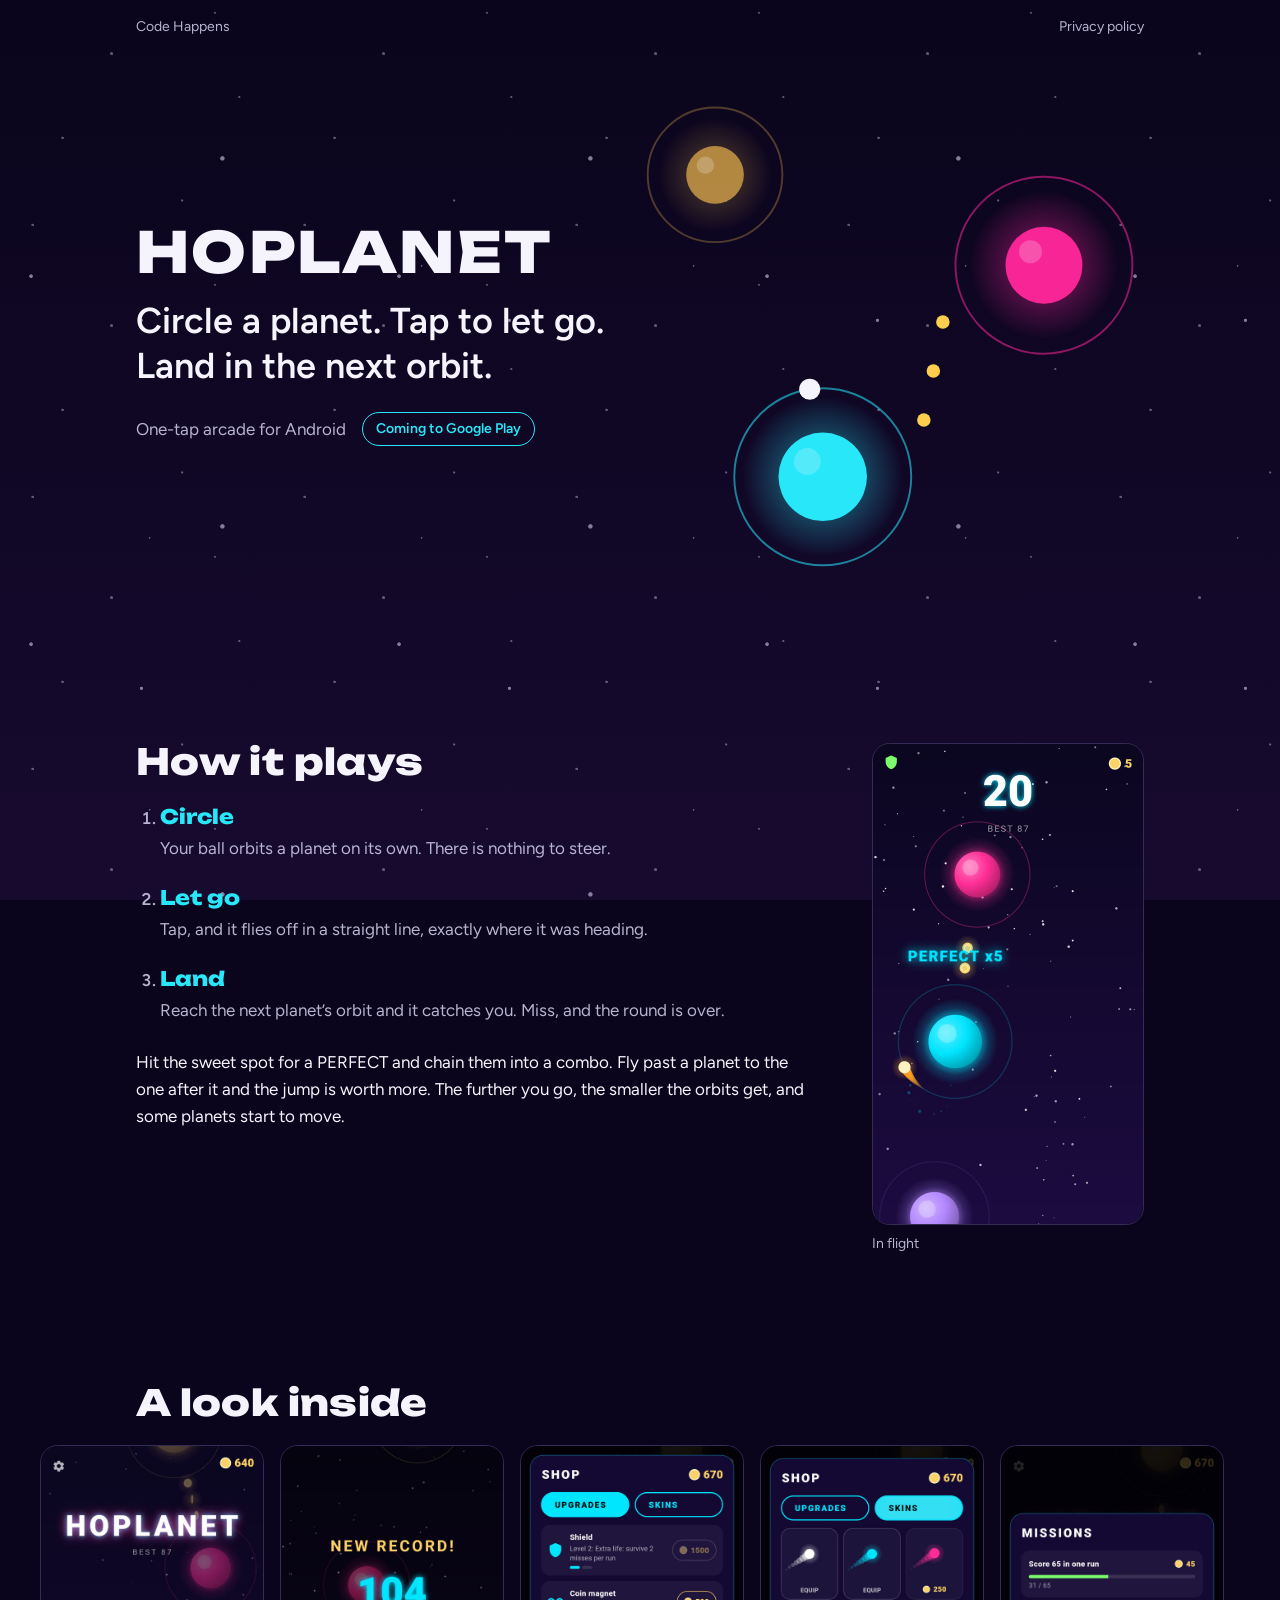
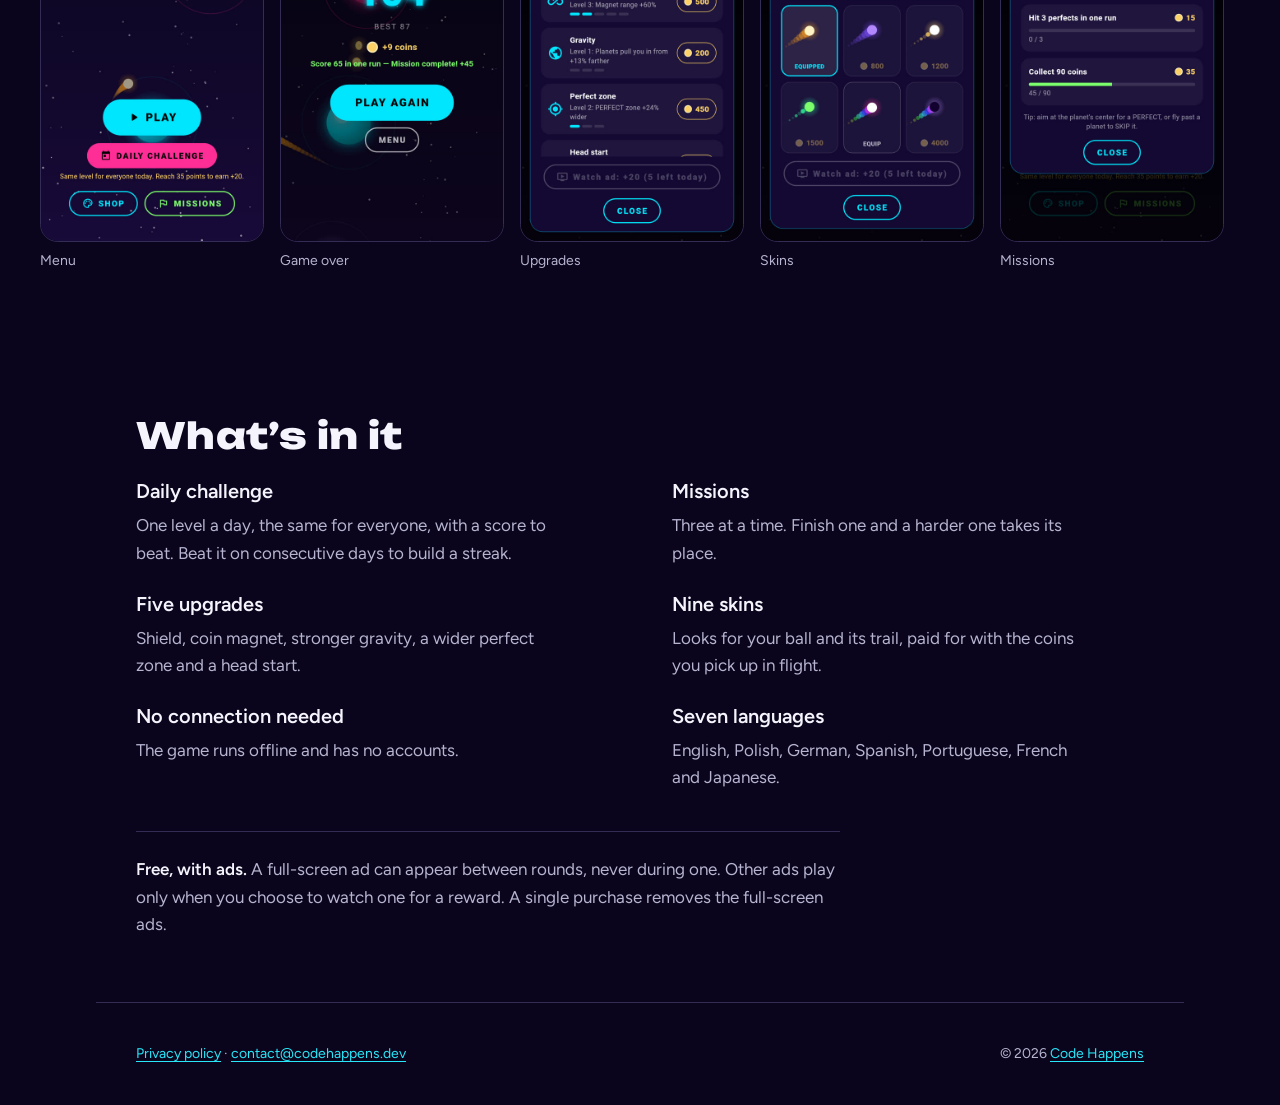
<file: index.html>
<!doctype html>
<html lang="en">
<head>
<meta charset="utf-8">
<meta name="viewport" content="width=device-width, initial-scale=1, viewport-fit=cover">
<meta http-equiv="Content-Security-Policy" content="default-src 'self'; img-src 'self' data:; base-uri 'none'; form-action 'none'">
<title>Hoplanet: Orbit Jump</title>
<meta name="description" content="Hoplanet is a one-tap arcade game for Android: circle a planet, tap to let go, land in the next orbit.">
<link rel="canonical" href="https://hoplanet.codehappens.dev/">
<link rel="icon" href="img/icon-512.png" type="image/png">
<link rel="preload" href="fonts/Unbounded-800-latin.woff2" as="font" type="font/woff2" crossorigin>
<link rel="stylesheet" href="site.css">
</head>
<body>

<header class="wrap top">
  <a href="https://codehappens.dev/games/">Code Happens</a>
  <a href="privacy-policy.html">Privacy policy</a>
</header>

<main>
  <section class="wrap hero">
    <svg class="scene" viewBox="0 12 524 500" aria-hidden="true">
      <defs>
        <radialGradient id="halo-cyan"><stop class="stop--cyan" offset="40%" stop-opacity="0.34"/><stop class="stop--cyan" offset="100%" stop-opacity="0"/></radialGradient>
        <radialGradient id="halo-pink"><stop class="stop--pink" offset="40%" stop-opacity="0.34"/><stop class="stop--pink" offset="100%" stop-opacity="0"/></radialGradient>
        <radialGradient id="halo-amber"><stop class="stop--amber" offset="40%" stop-opacity="0.22"/><stop class="stop--amber" offset="100%" stop-opacity="0"/></radialGradient>
      </defs>
      <circle class="halo--amber" cx="78" cy="96" r="60"/><circle class="ring ring--amber" cx="78" cy="96" r="70"/>
      <circle class="planet--amber" cx="78" cy="96" r="30"/><circle class="shine" cx="68" cy="86" r="9"/>
      <circle class="halo--cyan" cx="190" cy="410" r="84"/><circle class="ring ring--cyan" cx="190" cy="410" r="92"/>
      <circle class="planet--cyan" cx="190" cy="410" r="46"/><circle class="shine" cx="174" cy="394" r="14"/>
      <circle class="halo--pink" cx="420" cy="190" r="78"/><circle class="ring ring--pink" cx="420" cy="190" r="92"/>
      <circle class="planet--pink" cx="420" cy="190" r="40"/><circle class="shine" cx="406" cy="176" r="12"/>
      <circle class="coin coin--1" cx="295.1" cy="351" r="7"/><circle class="coin coin--2" cx="305" cy="300" r="7"/><circle class="coin coin--3" cx="314.9" cy="249" r="7"/>
      <circle class="tail" r="2.8" style="--lag:-0.40s;--fade:0.06"/><circle class="tail" r="3.7" style="--lag:-0.35s;--fade:0.11"/><circle class="tail" r="4.6" style="--lag:-0.30s;--fade:0.17"/><circle class="tail" r="5.5" style="--lag:-0.25s;--fade:0.22"/><circle class="tail" r="6.4" style="--lag:-0.20s;--fade:0.28"/><circle class="tail" r="7.3" style="--lag:-0.15s;--fade:0.33"/><circle class="tail" r="8.2" style="--lag:-0.10s;--fade:0.39"/><circle class="tail" r="9.1" style="--lag:-0.05s;--fade:0.45"/>
      <circle class="ball" r="11"/>
    </svg>
    <div class="hero__copy">
      <h1 class="hero__title">Hoplanet</h1>
      <p class="hero__line">Circle a planet. Tap to let go. Land in the next orbit.</p>
      <p class="hero__meta">One-tap arcade for Android <span class="state">Coming to Google Play</span></p>
    </div>
  </section>

  <section class="wrap block play">
    <div>
      <h2 class="block__title">How it plays</h2>
      <ol class="steps">
        <li><h3>Circle</h3><p>Your ball orbits a planet on its own. There is nothing to steer.</p></li>
        <li><h3>Let go</h3><p>Tap, and it flies off in a straight line, exactly where it was heading.</p></li>
        <li><h3>Land</h3><p>Reach the next planet’s orbit and it catches you. Miss, and the round is over.</p></li>
      </ol>
      <p class="play__more">Hit the sweet spot for a PERFECT and chain them into a combo. Fly past a planet to the one after it and the jump is worth more. The further you go, the smaller the orbits get, and some planets start to move.</p>
    </div>
    <figure class="shot"><img src="img/shots/2-gameplay.jpg" alt="The ball in flight between two planets, with coins on the way" width="540" height="960" loading="lazy"><figcaption>In flight</figcaption></figure>
  </section>

  <section class="block">
    <div class="wrap"><h2 class="block__title">A look inside</h2></div>
    <div class="strip" tabindex="0" role="group" aria-label="Screenshots">
    <figure class="shot"><img src="img/shots/1-menu.jpg" alt="Main menu with Play and Daily Challenge buttons" width="540" height="960" loading="lazy"><figcaption>Menu</figcaption></figure>
    <figure class="shot"><img src="img/shots/3-game-over.jpg" alt="Game over screen with score and a Continue button" width="540" height="960" loading="lazy"><figcaption>Game over</figcaption></figure>
    <figure class="shot"><img src="img/shots/4-upgrades.jpg" alt="Upgrade shop listing shield, magnet and other upgrades" width="540" height="960" loading="lazy"><figcaption>Upgrades</figcaption></figure>
    <figure class="shot"><img src="img/shots/5-shop.jpg" alt="Skin shop with ball and trail styles" width="540" height="960" loading="lazy"><figcaption>Skins</figcaption></figure>
    <figure class="shot"><img src="img/shots/6-missions.jpg" alt="Three active missions with progress" width="540" height="960" loading="lazy"><figcaption>Missions</figcaption></figure>
    </div>
  </section>

  <section class="wrap block">
    <h2 class="block__title">What’s in it</h2>
    <dl class="facts">
      <div><dt>Daily challenge</dt><dd>One level a day, the same for everyone, with a score to beat. Beat it on consecutive days to build a streak.</dd></div>
      <div><dt>Missions</dt><dd>Three at a time. Finish one and a harder one takes its place.</dd></div>
      <div><dt>Five upgrades</dt><dd>Shield, coin magnet, stronger gravity, a wider perfect zone and a head start.</dd></div>
      <div><dt>Nine skins</dt><dd>Looks for your ball and its trail, paid for with the coins you pick up in flight.</dd></div>
      <div><dt>No connection needed</dt><dd>The game runs offline and has no accounts.</dd></div>
      <div><dt>Seven languages</dt><dd>English, Polish, German, Spanish, Portuguese, French and Japanese.</dd></div>
    </dl>
    <p class="ads"><strong>Free, with ads.</strong> A full-screen ad can appear between rounds, never during one. Other ads play only when you choose to watch one for a reward. A single purchase removes the full-screen ads.</p>
  </section>
</main>

<footer class="wrap foot">
  <p><a href="privacy-policy.html">Privacy policy</a> · <a href="mailto:contact@codehappens.dev">contact@codehappens.dev</a></p>
  <p>© 2026 <a href="https://codehappens.dev/">Code Happens</a></p>
</footer>

</body>
</html>
</file>
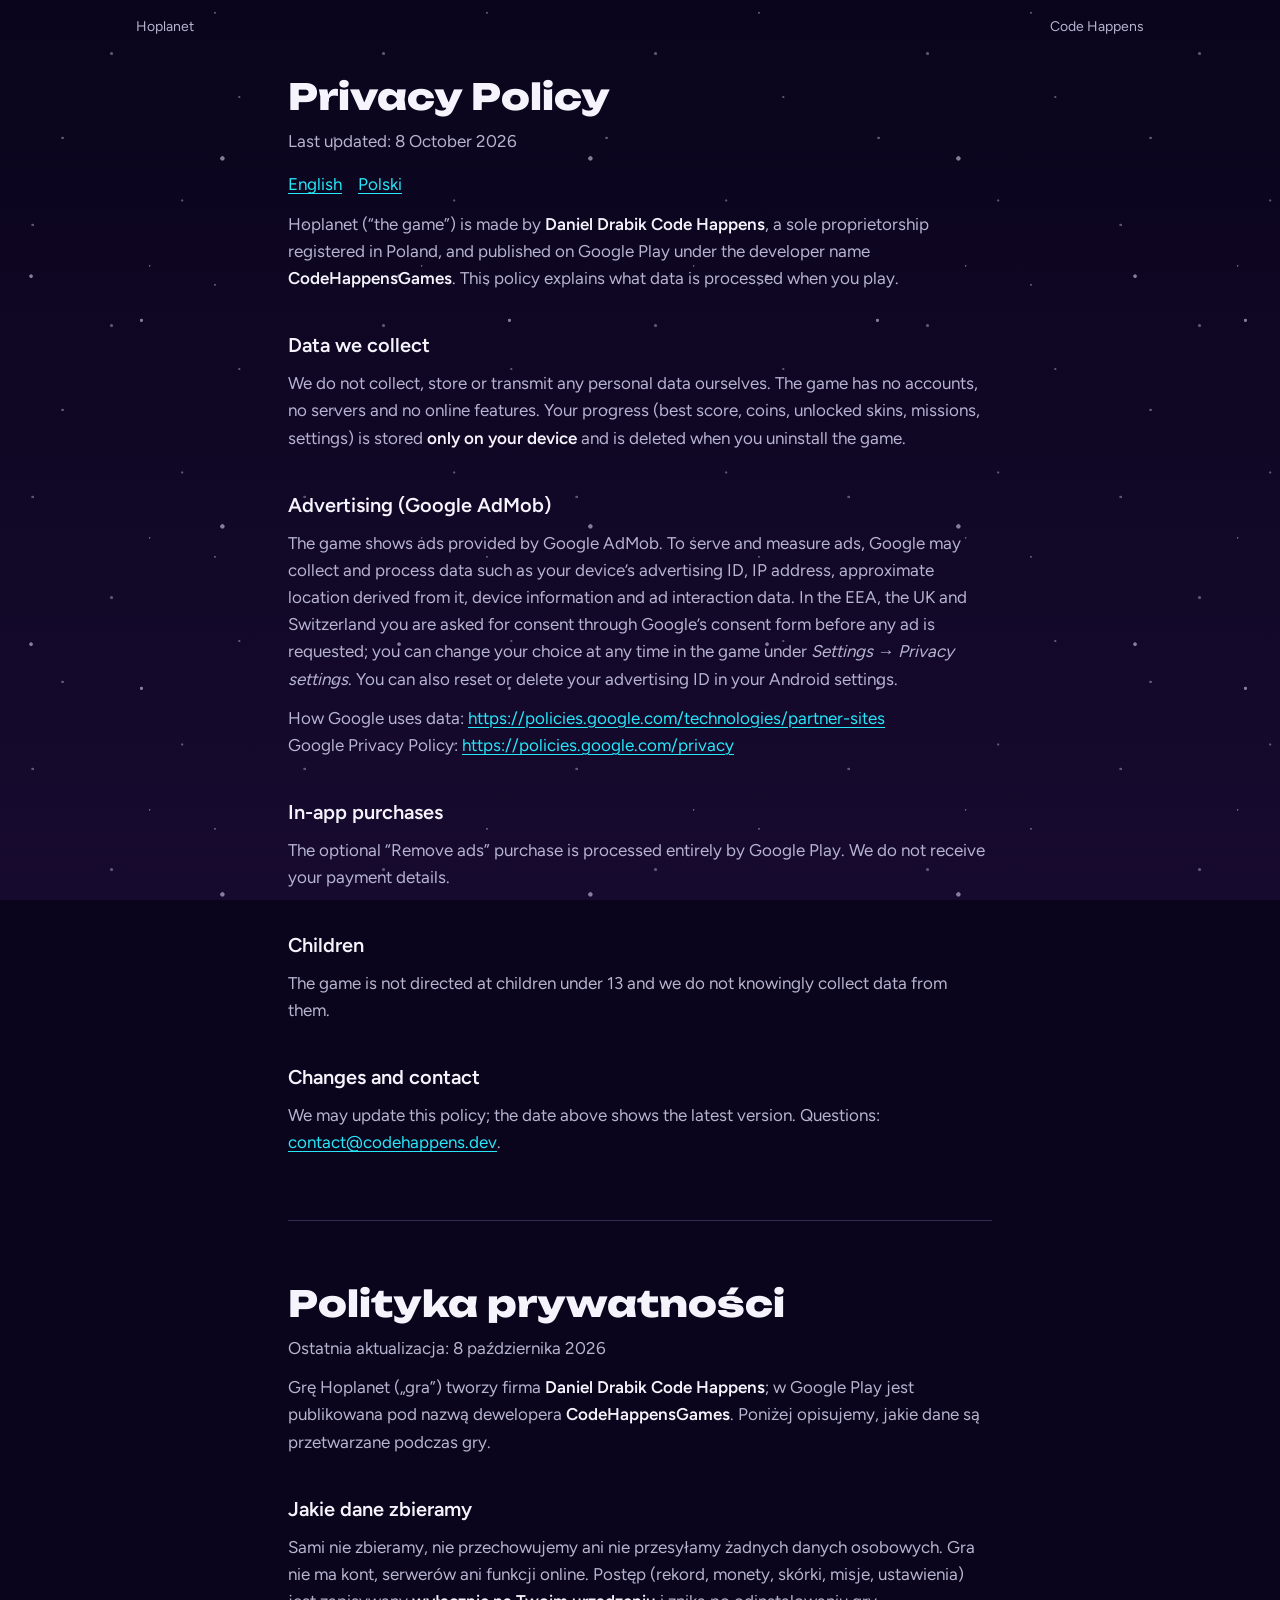
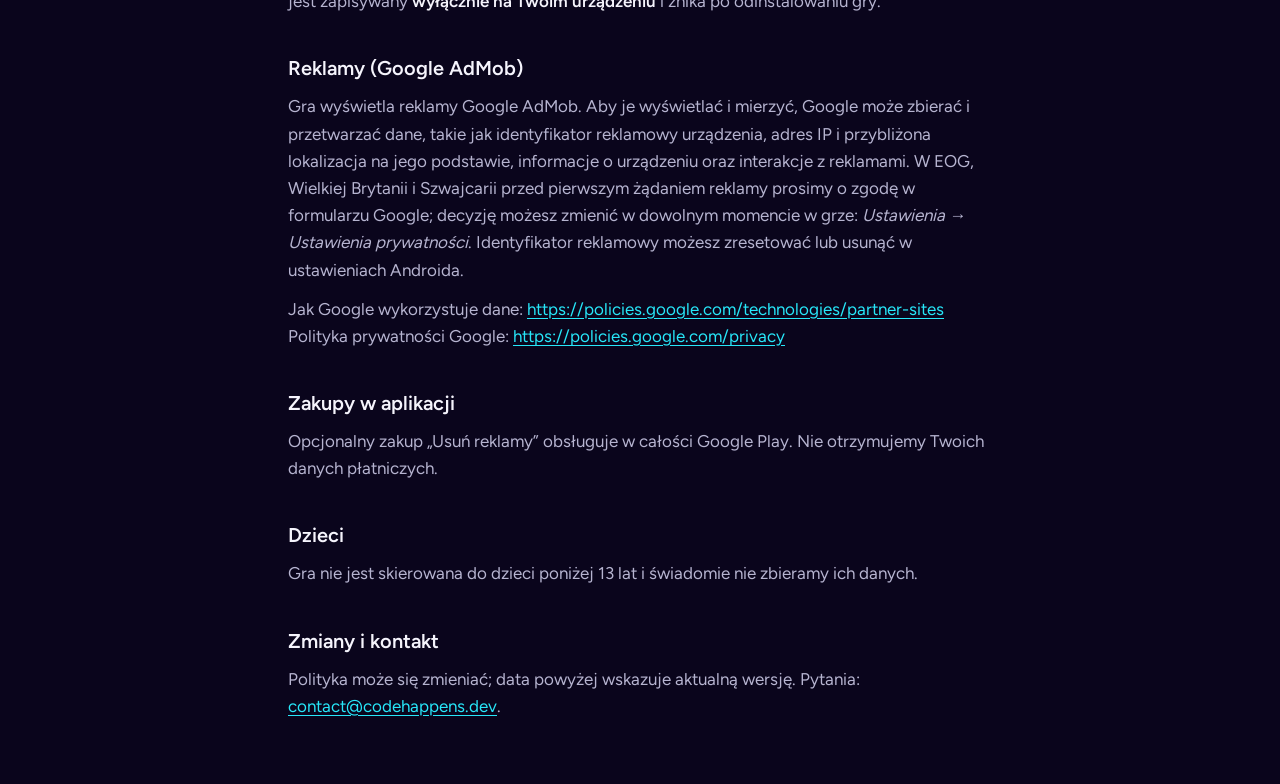
<file: privacy-policy.html>
<!doctype html>
<html lang="en">
<head>
<meta charset="utf-8">
<meta name="viewport" content="width=device-width, initial-scale=1, viewport-fit=cover">
<meta http-equiv="Content-Security-Policy" content="default-src 'self'; img-src 'self' data:; base-uri 'none'; form-action 'none'">
<title>Hoplanet — Privacy Policy / Polityka prywatności</title>
<meta name="description" content="Privacy policy of Hoplanet, an arcade game for Android. English and Polish.">
<link rel="canonical" href="https://hoplanet.codehappens.dev/privacy-policy.html">
<link rel="icon" href="img/icon-512.png" type="image/png">
<link rel="stylesheet" href="site.css">
</head>
<body>

<header class="wrap top">
  <a href="/">Hoplanet</a>
  <a href="https://codehappens.dev/games/">Code Happens</a>
</header>

<main class="wrap doc">

  <section class="doc__part" id="en">
    <h1 class="doc__title">Privacy Policy</h1>
    <p class="doc__date">Last updated: 8 October 2026</p>
    <nav class="doc__langs" aria-label="Language"><a href="#en">English</a><a href="#pl" lang="pl">Polski</a></nav>

    <p>Hoplanet (“the game”) is made by <strong>Daniel Drabik Code Happens</strong>, a sole proprietorship registered in Poland, and published on Google Play under the developer name <strong>CodeHappensGames</strong>. This policy explains what data is processed when you play.</p>

    <h2>Data we collect</h2>
    <p>We do not collect, store or transmit any personal data ourselves. The game has no accounts, no servers and no online features. Your progress (best score, coins, unlocked skins, missions, settings) is stored <strong>only on your device</strong> and is deleted when you uninstall the game.</p>

    <h2>Advertising (Google AdMob)</h2>
    <p>The game shows ads provided by Google AdMob. To serve and measure ads, Google may collect and process data such as your device’s advertising ID, IP address, approximate location derived from it, device information and ad interaction data. In the EEA, the UK and Switzerland you are asked for consent through Google’s consent form before any ad is requested; you can change your choice at any time in the game under <em>Settings → Privacy settings</em>. You can also reset or delete your advertising ID in your Android settings.</p>
    <p>How Google uses data: <a href="https://policies.google.com/technologies/partner-sites">https://policies.google.com/technologies/partner-sites</a><br>
    Google Privacy Policy: <a href="https://policies.google.com/privacy">https://policies.google.com/privacy</a></p>

    <h2>In-app purchases</h2>
    <p>The optional “Remove ads” purchase is processed entirely by Google Play. We do not receive your payment details.</p>

    <h2>Children</h2>
    <p>The game is not directed at children under 13 and we do not knowingly collect data from them.</p>

    <h2>Changes and contact</h2>
    <p>We may update this policy; the date above shows the latest version. Questions: <a href="mailto:contact@codehappens.dev">contact@codehappens.dev</a>.</p>
  </section>

  <section class="doc__part" id="pl" lang="pl">
    <h1 class="doc__title">Polityka prywatności</h1>
    <p class="doc__date">Ostatnia aktualizacja: 8 października 2026</p>

    <p>Grę Hoplanet („gra”) tworzy firma <strong>Daniel Drabik Code Happens</strong>; w Google Play jest publikowana pod nazwą dewelopera <strong>CodeHappensGames</strong>. Poniżej opisujemy, jakie dane są przetwarzane podczas gry.</p>

    <h2>Jakie dane zbieramy</h2>
    <p>Sami nie zbieramy, nie przechowujemy ani nie przesyłamy żadnych danych osobowych. Gra nie ma kont, serwerów ani funkcji online. Postęp (rekord, monety, skórki, misje, ustawienia) jest zapisywany <strong>wyłącznie na Twoim urządzeniu</strong> i znika po odinstalowaniu gry.</p>

    <h2>Reklamy (Google AdMob)</h2>
    <p>Gra wyświetla reklamy Google AdMob. Aby je wyświetlać i mierzyć, Google może zbierać i przetwarzać dane, takie jak identyfikator reklamowy urządzenia, adres IP i przybliżona lokalizacja na jego podstawie, informacje o urządzeniu oraz interakcje z reklamami. W EOG, Wielkiej Brytanii i Szwajcarii przed pierwszym żądaniem reklamy prosimy o zgodę w formularzu Google; decyzję możesz zmienić w dowolnym momencie w grze: <em>Ustawienia → Ustawienia prywatności</em>. Identyfikator reklamowy możesz zresetować lub usunąć w ustawieniach Androida.</p>
    <p>Jak Google wykorzystuje dane: <a href="https://policies.google.com/technologies/partner-sites">https://policies.google.com/technologies/partner-sites</a><br>
    Polityka prywatności Google: <a href="https://policies.google.com/privacy">https://policies.google.com/privacy</a></p>

    <h2>Zakupy w aplikacji</h2>
    <p>Opcjonalny zakup „Usuń reklamy” obsługuje w całości Google Play. Nie otrzymujemy Twoich danych płatniczych.</p>

    <h2>Dzieci</h2>
    <p>Gra nie jest skierowana do dzieci poniżej 13 lat i świadomie nie zbieramy ich danych.</p>

    <h2>Zmiany i kontakt</h2>
    <p>Polityka może się zmieniać; data powyżej wskazuje aktualną wersję. Pytania: <a href="mailto:contact@codehappens.dev">contact@codehappens.dev</a>.</p>
  </section>

</main>

</body>
</html>
</file>
<file: site.css>
/* Hallmark · route: custom (bespoke) · structure: orbit-loop hero, steps beside one screenshot, screenshot strip, plain feature list · idea: "the game's own loop plays behind the title"
 * paper: oklch(14% 0.05 290) · accent: oklch(85% 0.14 205) + oklch(65% 0.25 355) · display: Unbounded · body: Figtree
 * axes: dark / display-heavy wide / cool · studied: no
 * pre-emit critique: P5 H4 E4 S5 R4 V5
 */
@import url("fonts/fonts.css");
@import url("tokens.css");

*, *::before, *::after { box-sizing: border-box; }
html, body { overflow-x: clip; }
body {
  margin: 0; color: var(--color-ink); font: 400 var(--text-base)/1.6 var(--font-body);
  background: linear-gradient(var(--color-paper), var(--color-paper-2)) fixed var(--color-paper);
}
a { color: var(--color-cyan); text-underline-offset: 0.18em; }
a:focus-visible { outline: 3px solid var(--color-cyan); outline-offset: 4px; border-radius: 4px; }
h1, h2, h3 { font-family: var(--font-display); font-style: normal; font-weight: 800; line-height: 1.05; margin: 0; text-wrap: balance; }
p { margin: 0; }
img { max-width: 100%; height: auto; display: block; }

/* Two layers of stars sliding down, as when the camera climbs in the game. */
body::before, body::after { content: ""; position: fixed; inset: -23rem 0 0 0; z-index: -1; pointer-events: none; }
body::before {
  background-image:
    radial-gradient(circle at 12% 18%, var(--color-star) 0 1px,   var(--color-clear) 1.6px),
    radial-gradient(circle at 67% 9%,  var(--color-star) 0 0.8px, var(--color-clear) 1.4px),
    radial-gradient(circle at 41% 55%, var(--color-star) 0 1.2px, var(--color-clear) 1.8px),
    radial-gradient(circle at 88% 71%, var(--color-star) 0 0.8px, var(--color-clear) 1.4px),
    radial-gradient(circle at 23% 86%, var(--color-star) 0 1px,   var(--color-clear) 1.6px),
    radial-gradient(circle at 55% 33%, var(--color-star) 0 0.7px, var(--color-clear) 1.2px),
    radial-gradient(circle at 79% 40%, var(--color-star) 0 0.7px, var(--color-clear) 1.2px);
  background-size: 17rem 17rem; opacity: 0.4;
  animation: fall-a 80s linear infinite;
}
body::after {
  background-image:
    radial-gradient(circle at 30% 30%, var(--color-star) 0 1.8px, var(--color-clear) 2.6px),
    radial-gradient(circle at 78% 62%, var(--color-star) 0 1.4px, var(--color-clear) 2.2px),
    radial-gradient(circle at 8% 74%,  var(--color-star) 0 1.2px, var(--color-clear) 2px);
  background-size: 23rem 23rem; background-position: 7rem 3rem; opacity: 0.6;
  animation: fall-b 46s linear infinite;
}

.wrap { width: 100%; max-width: var(--page-max); margin-inline: auto; padding-inline: var(--page-gutter); }

.top { display: flex; justify-content: space-between; gap: var(--space-md); padding-block: var(--space-md); font-size: var(--text-sm); }
.top a { color: var(--color-muted); text-decoration: none; white-space: nowrap; }
.top a:hover { color: var(--color-ink); }

/* ---------- Hero: the game's loop behind the title ---------- */

.hero { display: grid; grid-template-columns: minmax(0, 1fr); align-items: center; gap: var(--space-lg); padding-block: var(--space-md) var(--space-2xl); }
.scene { width: 100%; max-width: 34rem; max-height: 62svh; margin-inline: auto; overflow: visible; }
.hero__title { font-size: var(--text-display); text-transform: uppercase; letter-spacing: 0.04em; overflow-wrap: anywhere; min-width: 0; }
.hero__line { margin-top: var(--space-md); font-size: var(--text-lg); line-height: 1.25; font-weight: 600; max-width: 22ch; }
.hero__meta { margin-top: var(--space-lg); display: flex; flex-wrap: wrap; align-items: center; gap: var(--space-sm) var(--space-md); color: var(--color-muted); }
.state { padding: 0.3rem 0.8rem; border: 1px solid var(--color-cyan); border-radius: 999px; color: var(--color-cyan); font-size: var(--text-sm); font-weight: 600; white-space: nowrap; }
@media (min-width: 56rem) {
  .hero { grid-template-columns: minmax(0, 1fr) minmax(0, 1.05fr); padding-block: var(--space-xl) var(--space-3xl); }
  .hero__copy { order: -1; }
  .hero__title { font-size: clamp(2.5rem, 4.4vw, 3.75rem); }
  .scene { max-height: 72svh; }
}

.scene .halo--cyan  { fill: url(#halo-cyan); }
.scene .halo--pink  { fill: url(#halo-pink); }
.scene .halo--amber { fill: url(#halo-amber); }
.scene .ring { fill: none; stroke-width: 2; opacity: 0.55; }
.scene .ring--cyan  { stroke: var(--color-cyan); }
.scene .ring--pink  { stroke: var(--color-pink); }
.scene .ring--amber { stroke: var(--color-amber); opacity: 0.35; }
.scene .planet--cyan  { fill: var(--color-cyan); }
.scene .planet--pink  { fill: var(--color-pink); }
.scene .planet--amber { fill: var(--color-amber); opacity: 0.8; }
.scene .shine { fill: var(--color-ink); opacity: 0.22; }
.scene .coin { fill: var(--color-gold); animation: var(--loop) linear infinite; }
.scene .coin--1 { animation-name: coin-1; }
.scene .coin--2 { animation-name: coin-2; }
.scene .coin--3 { animation-name: coin-3; }
.scene .ball, .scene .tail {
  fill: var(--color-ink);
  offset-path: path("M176.5 319.0 A92 92 0 1 0 280.3 427.5 L329.7 172.5 A92 92 0 1 1 433.5 281.0 Z");
  offset-rotate: 0deg;
  animation: travel var(--loop) linear infinite;
  animation-delay: calc(var(--loop) * -1 + var(--lag, 0s));
}
.scene .tail { opacity: var(--fade); }
.stop--cyan  { stop-color: var(--color-cyan); }
.stop--pink  { stop-color: var(--color-pink); }
.stop--amber { stop-color: var(--color-amber); }

/* ---------- How it plays ---------- */

.block { padding-block: var(--space-2xl); }
.block__title { font-size: var(--text-lg); letter-spacing: 0.01em; }

.play { display: grid; grid-template-columns: minmax(0, 1fr); gap: var(--space-xl); align-items: start; }
.steps { margin: var(--space-lg) 0 0; padding: 0 0 0 1.4em; max-width: var(--read-max); display: grid; gap: var(--space-lg); }
.steps li::marker { color: var(--color-muted); font-weight: 600; }
.steps h3 { font-size: var(--text-md); color: var(--color-cyan); }
.steps p { margin-top: var(--space-xs); color: var(--color-muted); }
.play__more { margin-top: var(--space-lg); max-width: var(--read-max); }
.shot { margin: 0; }
.shot img { border-radius: var(--radius-shot); border: 1px solid var(--color-rule); }
.shot figcaption { margin-top: var(--space-xs); font-size: var(--text-sm); color: var(--color-muted); }
.play .shot { max-width: 17rem; }
@media (min-width: 56rem) {
  .play { grid-template-columns: minmax(0, 1fr) 17rem; gap: var(--space-2xl); }
}

/* ---------- Screenshot strip ---------- */

.strip { display: flex; gap: var(--space-md); margin-top: var(--space-lg); padding-bottom: var(--space-md); overflow-x: auto; scroll-snap-type: x proximity; scroll-padding-inline: var(--page-gutter); }
.strip::before, .strip::after { content: ""; flex: none; width: max(calc(var(--page-gutter) - var(--space-md)), calc((100vw - var(--page-max)) / 2 + var(--page-gutter) - var(--space-md))); }
.strip .shot { flex: none; width: min(62vw, 14rem); scroll-snap-align: start; }

/* ---------- What's in it ---------- */

.facts { margin: var(--space-lg) 0 0; display: grid; grid-template-columns: minmax(0, 1fr); gap: var(--space-lg) var(--space-2xl); }
.facts dt { font-weight: 600; font-size: var(--text-md); line-height: 1.3; }
.facts dd { margin: var(--space-xs) 0 0; color: var(--color-muted); max-width: 38ch; }
@media (min-width: 40rem) { .facts { grid-template-columns: repeat(2, minmax(0, 1fr)); } }
.ads { margin-top: var(--space-xl); padding-top: var(--space-lg); border-top: 1px solid var(--color-rule); max-width: var(--read-max); color: var(--color-muted); }
.ads strong { color: var(--color-ink); font-weight: 600; }

.foot { display: flex; flex-wrap: wrap; justify-content: space-between; gap: var(--space-xs) var(--space-lg); padding-block: var(--space-xl); font-size: var(--text-sm); color: var(--color-muted); border-top: 1px solid var(--color-rule); }
.foot a { white-space: nowrap; }

/* ---------- Privacy policy ---------- */

.doc { max-width: calc(var(--read-max) + 2 * var(--page-gutter)); padding-bottom: var(--space-2xl); }
.doc__part + .doc__part { margin-top: var(--space-2xl); padding-top: var(--space-xl); border-top: 1px solid var(--color-rule); }
.doc__title { font-size: var(--text-lg); margin-top: var(--space-lg); }
.doc__date { color: var(--color-muted); margin-top: var(--space-xs); }
.doc__langs { display: flex; gap: var(--space-md); margin-top: var(--space-md); }
.doc h2 { font-family: var(--font-body); font-weight: 600; font-size: var(--text-md); line-height: 1.3; margin-top: var(--space-xl); }
.doc p { margin-top: var(--space-sm); color: var(--color-muted); }
.doc p strong { color: var(--color-ink); }
.doc a { overflow-wrap: anywhere; }

/* ---------- Motion ---------- */

@keyframes fall-a { to { transform: translateY(17rem); } }
@keyframes fall-b { to { transform: translateY(23rem); } }
@keyframes travel { from { offset-distance: 0%; } to { offset-distance: 100%; } }
/* Each coin vanishes as the ball crosses it and returns while the ball is on the far planet. */
@keyframes coin-1 { 0%, 36% { opacity: 1; } 36.6%, 82% { opacity: 0; } 86%, 100% { opacity: 1; } }
@keyframes coin-2 { 0%, 40% { opacity: 1; } 40.6%, 82% { opacity: 0; } 86%, 100% { opacity: 1; } }
@keyframes coin-3 { 0%, 44% { opacity: 1; } 44.6%, 82% { opacity: 0; } 86%, 100% { opacity: 1; } }

@media (prefers-reduced-motion: reduce) {
  body::before, body::after, .scene .coin { animation: none; }
  .scene .ball { animation: none; offset-distance: 12%; }
  .scene .tail { display: none; }
}
</file>
